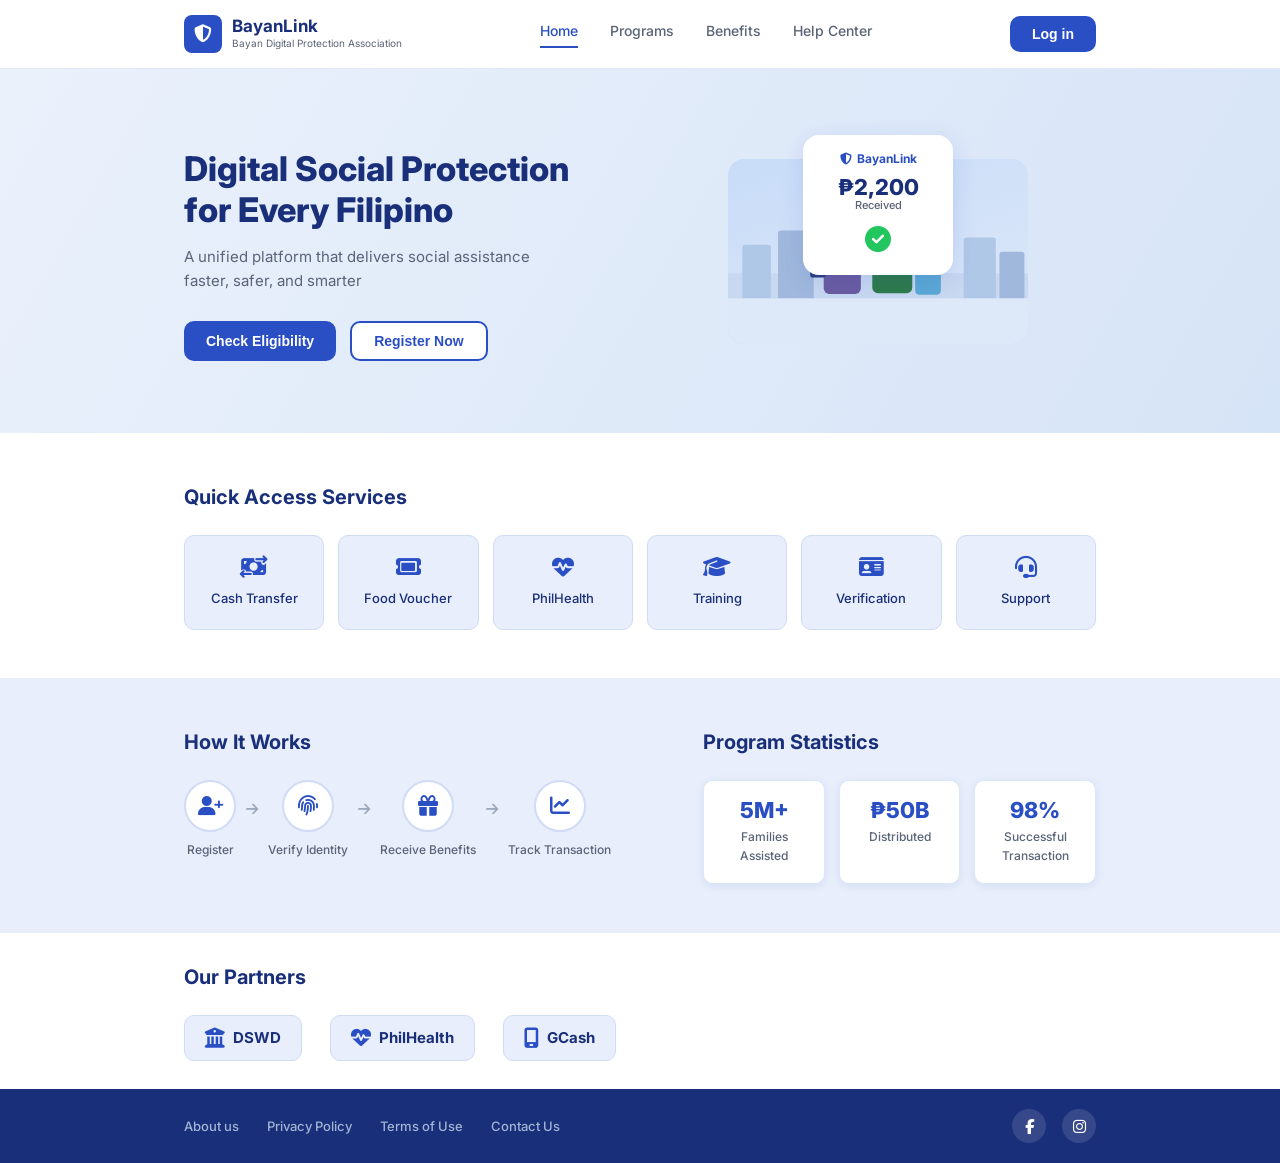
<file: index.html>
<!DOCTYPE html>
<html lang="en">
<head>
  <meta charset="UTF-8" />
  <meta name="viewport" content="width=device-width, initial-scale=1.0"/>
  <title>BayanLink – Digital Social Protection for Every Filipino</title>
  <link rel="stylesheet" href="styles.css" />
  <link rel="stylesheet" href="https://cdnjs.cloudflare.com/ajax/libs/font-awesome/6.5.0/css/all.min.css"/>
  <link href="https://fonts.googleapis.com/css2?family=Inter:wght@400;500;600;700;800&display=swap" rel="stylesheet"/>
</head>
<body>

  <header class="navbar">
    <div class="container nav-inner">
      <div class="logo">
        <div class="logo-icon"><i class="fas fa-shield-halved"></i></div>
        <div class="logo-text">
          <span class="logo-name">BayanLink</span>
          <span class="logo-sub">Bayan Digital Protection Association</span>
        </div>
      </div>
      <nav class="nav-links">
        <a href="#" class="active">Home</a>
        <a href="#">Programs</a>
        <a href="#">Benefits</a>
        <a href="#">Help Center</a>
      </nav>
      <button class="btn btn-primary">Log in</button>
    </div>
  </header>

  <section class="hero">
    <div class="container hero-inner">
      <div class="hero-text">
        <h1>Digital Social Protection<br/>for Every Filipino</h1>
        <p>A unified platform that delivers social assistance faster, safer, and smarter</p>
        <div class="hero-actions">
          <button class="btn btn-primary">Check Eligibility</button>
          <button class="btn btn-outline">Register Now</button>
        </div>
      </div>
      <div class="hero-illustration">
        <div class="hero-card-float">
          <div class="float-logo"><i class="fas fa-shield-halved"></i> BayanLink</div>
          <div class="float-amount">₱2,200 <span class="float-label">Received</span></div>
          <div class="float-badge"><i class="fas fa-circle-check"></i></div>
        </div>
        <div class="hero-family">
          <svg viewBox="0 0 420 260" xmlns="http://www.w3.org/2000/svg" class="family-svg">
            <rect x="0" y="160" width="420" height="100" fill="#c8d8f0" rx="0"/>
            <rect x="20" y="120" width="40" height="80" fill="#b0c8e8" rx="4"/>
            <rect x="70" y="100" width="50" height="100" fill="#a0b8dc" rx="4"/>
            <rect x="330" y="110" width="45" height="90" fill="#b0c8e8" rx="4"/>
            <rect x="380" y="130" width="35" height="70" fill="#a0b8dc" rx="4"/>
            <rect x="0" y="195" width="420" height="65" fill="#dde8f8" rx="0"/>
            <circle cx="230" cy="80" r="28" fill="#4a8c5c"/>
            <rect x="202" y="108" width="56" height="80" fill="#2d7a4a" rx="8"/>
            <circle cx="160" cy="85" r="26" fill="#7a6bb0"/>
            <rect x="134" y="111" width="52" height="78" fill="#6a5ba0" rx="8"/>
            <rect x="115" y="130" width="22" height="36" fill="#2a3f7e" rx="4"/>
            <rect x="118" y="133" width="16" height="28" fill="#e8f0ff" rx="2"/>
            <circle cx="280" cy="115" r="20" fill="#f5a623"/>
            <rect x="262" y="135" width="36" height="55" fill="#5ba8d4" rx="6"/>
          </svg>
        </div>
      </div>
    </div>
  </section>

  <section class="services section-pad">
    <div class="container">
      <h2 class="section-title">Quick Access Services</h2>
      <div class="services-grid">
        <a href="#" class="service-card">
          <i class="fas fa-money-bill-transfer"></i>
          <span>Cash Transfer</span>
        </a>
        <a href="#" class="service-card">
          <i class="fas fa-ticket"></i>
          <span>Food Voucher</span>
        </a>
        <a href="#" class="service-card">
          <i class="fas fa-heart-pulse"></i>
          <span>PhilHealth</span>
        </a>
        <a href="#" class="service-card">
          <i class="fas fa-graduation-cap"></i>
          <span>Training</span>
        </a>
        <a href="#" class="service-card">
          <i class="fas fa-id-card"></i>
          <span>Verification</span>
        </a>
        <a href="#" class="service-card">
          <i class="fas fa-headset"></i>
          <span>Support</span>
        </a>
      </div>
    </div>
  </section>

  <section class="how-stats section-pad">
    <div class="container how-stats-inner">
      <div class="how-it-works">
        <h2 class="section-title">How It Works</h2>
        <div class="steps-flow">
          <div class="step">
            <div class="step-icon"><i class="fas fa-user-plus"></i></div>
            <span>Register</span>
          </div>
          <div class="step-arrow"><i class="fas fa-arrow-right"></i></div>
          <div class="step">
            <div class="step-icon"><i class="fas fa-fingerprint"></i></div>
            <span>Verify Identity</span>
          </div>
          <div class="step-arrow"><i class="fas fa-arrow-right"></i></div>
          <div class="step">
            <div class="step-icon"><i class="fas fa-gift"></i></div>
            <span>Receive Benefits</span>
          </div>
          <div class="step-arrow"><i class="fas fa-arrow-right"></i></div>
          <div class="step">
            <div class="step-icon"><i class="fas fa-chart-line"></i></div>
            <span>Track Transaction</span>
          </div>
        </div>
      </div>

      <div class="program-stats">
        <h2 class="section-title stats-title">Program Statistics</h2>
        <div class="stats-cards">
          <div class="stat-card">
            <div class="stat-number">5M+</div>
            <div class="stat-label">Families Assisted</div>
          </div>
          <div class="stat-card">
            <div class="stat-number">₱50B</div>
            <div class="stat-label">Distributed</div>
          </div>
          <div class="stat-card">
            <div class="stat-number">98%</div>
            <div class="stat-label">Successful Transaction</div>
          </div>
        </div>
      </div>
    </div>
  </section>

  <section class="partners section-pad-sm">
    <div class="container">
      <h2 class="section-title">Our Partners</h2>
      <div class="partners-row">
        <div class="partner-logo">
          <i class="fas fa-building-columns"></i>
          <span>DSWD</span>
        </div>
        <div class="partner-logo">
          <i class="fas fa-heart-pulse"></i>
          <span>PhilHealth</span>
        </div>
        <div class="partner-logo">
          <i class="fas fa-mobile-screen"></i>
          <span>GCash</span>
        </div>
      </div>
    </div>
  </section>

  <footer class="footer">
    <div class="container footer-inner">
      <div class="footer-links">
        <a href="#">About us</a>
        <a href="#">Privacy Policy</a>
        <a href="#">Terms of Use</a>
        <a href="#">Contact Us</a>
      </div>
      <div class="footer-social">
        <a href="#"><i class="fab fa-facebook-f"></i></a>
        <a href="#"><i class="fab fa-instagram"></i></a>
      </div>
    </div>
  </footer>

</body>
</html>
</file>
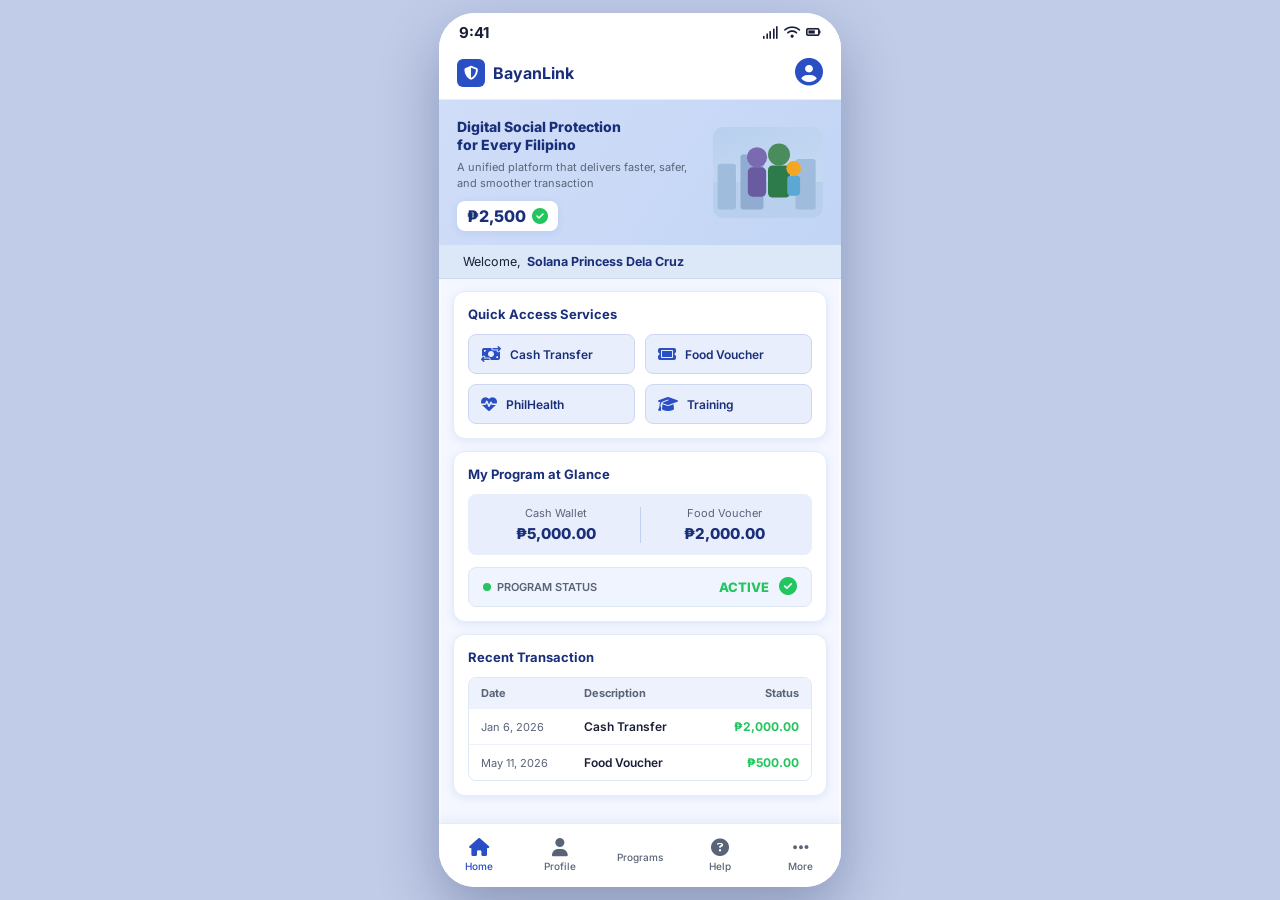
<file: mobile.html>
<!DOCTYPE html>
<html lang="en">
<head>
  <meta charset="UTF-8"/>
  <meta name="viewport" content="width=device-width, initial-scale=1.0, maximum-scale=1.0"/>
  <title>BayanLink – Dashboard</title>
  <link rel="stylesheet" href="mobile-style.css"/>
  <link rel="stylesheet" href="https://cdnjs.cloudflare.com/ajax/libs/font-awesome/6.5.0/css/all.min.css"/>
  <link href="https://fonts.googleapis.com/css2?family=Inter:wght@400;500;600;700;800&display=swap" rel="stylesheet"/>
</head>
<body>

  <div class="phone-shell">

    <!-- STATUS BAR -->
    <div class="status-bar">
      <span class="time">9:41</span>
      <div class="status-icons">
        <i class="fas fa-signal"></i>
        <i class="fas fa-wifi"></i>
        <i class="fas fa-battery-three-quarters"></i>
      </div>
    </div>

    <!-- SCROLLABLE CONTENT -->
    <main class="scroll-area">

      <!-- ── TOP HEADER ── -->
      <header class="top-header">
        <div class="header-brand">
          <div class="brand-icon"><i class="fas fa-shield-halved"></i></div>
          <span class="brand-name">BayanLink</span>
        </div>
        <button class="avatar-btn">
          <i class="fas fa-user-circle"></i>
        </button>
      </header>

      <!-- ── HERO BANNER ── -->
      <section class="hero-banner">
        <div class="hero-banner-text">
          <h2>Digital Social Protection<br/>for Every Filipino</h2>
          <p>A unified platform that delivers faster, safer, and smoother transaction</p>
          <div class="hero-badge">
            <span class="badge-amount">₱2,500</span>
            <i class="fas fa-circle-check badge-check"></i>
          </div>
        </div>
        <div class="hero-banner-illo">
          <svg viewBox="0 0 120 100" xmlns="http://www.w3.org/2000/svg">
            <rect x="0" y="60" width="120" height="40" fill="#b8d0ee" rx="0"/>
            <rect x="5"  y="40" width="20" height="50" fill="#a0bcdc" rx="3"/>
            <rect x="30" y="30" width="25" height="60" fill="#90acd0" rx="3"/>
            <rect x="90" y="35" width="22" height="55" fill="#a0bcdc" rx="3"/>
            <!-- Father -->
            <circle cx="72" cy="30" r="12" fill="#4a8c5c"/>
            <rect cx="60" cy="42" width="24" height="35" fill="#2d7a4a" rx="5" x="60" y="42"/>
            <!-- Mother -->
            <circle cx="48" cy="33" r="11" fill="#7a6bb0"/>
            <rect x="38" y="44" width="20" height="32" fill="#6a5ba0" rx="5"/>
            <!-- Child -->
            <circle cx="88" cy="45" r="8" fill="#f5a623"/>
            <rect x="81" y="53" width="14" height="22" fill="#5ba8d4" rx="4"/>
          </svg>
        </div>
      </section>

      <!-- ── WELCOME ── -->
      <div class="welcome-bar">
        <i class="fas fa-hand-wave" style="color:var(--blue-mid)"></i>
        Welcome, <strong>Solana Princess Dela Cruz</strong>
      </div>

      <!-- ── QUICK ACCESS SERVICES ── -->
      <section class="dash-section">
        <h3 class="dash-label">Quick Access Services</h3>
        <div class="quick-grid">
          <a href="#" class="quick-card">
            <i class="fas fa-money-bill-transfer"></i>
            <span>Cash Transfer</span>
          </a>
          <a href="#" class="quick-card">
            <i class="fas fa-ticket"></i>
            <span>Food Voucher</span>
          </a>
          <a href="#" class="quick-card">
            <i class="fas fa-heart-pulse"></i>
            <span>PhilHealth</span>
          </a>
          <a href="#" class="quick-card">
            <i class="fas fa-graduation-cap"></i>
            <span>Training</span>
          </a>
        </div>
      </section>

      <!-- ── MY PROGRAM AT GLANCE ── -->
      <section class="dash-section">
        <h3 class="dash-label">My Program at Glance</h3>
        <div class="program-glance">
          <div class="glance-wallets">
            <div class="wallet-item">
              <div class="wallet-lbl">Cash Wallet</div>
              <div class="wallet-amt">₱5,000.00</div>
            </div>
            <div class="wallet-divider"></div>
            <div class="wallet-item">
              <div class="wallet-lbl">Food Voucher</div>
              <div class="wallet-amt">₱2,000.00</div>
            </div>
          </div>
          <div class="program-status active">
            <span class="status-dot"></span>
            <span>PROGRAM STATUS</span>
            <strong>ACTIVE</strong>
            <i class="fas fa-circle-check status-check"></i>
          </div>
        </div>
      </section>

      <!-- ── RECENT TRANSACTIONS ── -->
      <section class="dash-section">
        <h3 class="dash-label">Recent Transaction</h3>
        <div class="txn-table">
          <div class="txn-head">
            <span>Date</span>
            <span>Description</span>
            <span class="txn-right">Status</span>
          </div>
          <div class="txn-row">
            <span class="txn-date">Jan 6, 2026</span>
            <span class="txn-desc">Cash Transfer</span>
            <span class="txn-amount success">₱2,000.00</span>
          </div>
          <div class="txn-row">
            <span class="txn-date">May 11, 2026</span>
            <span class="txn-desc">Food Voucher</span>
            <span class="txn-amount success">₱500.00</span>
          </div>
        </div>
      </section>

      <!-- spacer for bottom nav -->
      <div style="height:72px;"></div>

    </main>

    <!-- ── BOTTOM NAV ── -->
    <nav class="bottom-nav">
      <a href="#" class="nav-tab active">
        <i class="fas fa-house"></i>
        <span>Home</span>
      </a>
      <a href="#" class="nav-tab">
        <i class="fas fa-user"></i>
        <span>Profile</span>
      </a>
      <a href="#" class="nav-tab">
        <i class="fas fa-grid-2"></i>
        <span>Programs</span>
      </a>
      <a href="#" class="nav-tab">
        <i class="fas fa-circle-question"></i>
        <span>Help</span>
      </a>
      <a href="#" class="nav-tab">
        <i class="fas fa-ellipsis"></i>
        <span>More</span>
      </a>
    </nav>

  </div><!-- /phone-shell -->

</body>
</html>
</file>
<file: styles.css>
*, *::before, *::after { box-sizing: border-box; margin: 0; padding: 0; }

:root {
  --blue-dark:  #1a2f7a;
  --blue-mid:   #2a4fc4;
  --blue-light: #5b8dee;
  --blue-pale:  #e8eefb;
  --blue-hero:  #d6e4f7;
  --white:      #ffffff;
  --text-main:  #1a1f36;
  --text-sub:   #5a6478;
  --radius-md:  10px;
  --radius-lg:  16px;
  --shadow-sm:  0 2px 8px rgba(42,79,196,0.10);
  --shadow-md:  0 6px 24px rgba(42,79,196,0.14);
}

body {
  font-family: 'Inter', sans-serif;
  color: var(--text-main);
  background: var(--white);
  font-size: 15px;
  line-height: 1.6;
}

a { text-decoration: none; color: inherit; }

.container {
  max-width: 960px;
  margin: 0 auto;
  padding: 0 24px;
}

.btn {
  display: inline-flex;
  align-items: center;
  gap: 8px;
  padding: 10px 22px;
  border-radius: var(--radius-md);
  font-size: 14px;
  font-weight: 600;
  cursor: pointer;
  border: none;
  transition: all 0.18s ease;
}
.btn-primary {
  background: var(--blue-mid);
  color: var(--white);
}
.btn-primary:hover { background: #1f3da8; transform: translateY(-1px); box-shadow: var(--shadow-sm); }
.btn-outline {
  background: var(--white);
  color: var(--blue-mid);
  border: 2px solid var(--blue-mid);
}
.btn-outline:hover { background: var(--blue-pale); }

.navbar {
  background: var(--white);
  border-bottom: 1px solid #e2e8f4;
  position: sticky;
  top: 0;
  z-index: 100;
  padding: 0;
}
.nav-inner {
  display: flex;
  align-items: center;
  justify-content: space-between;
  height: 68px;
}
.logo {
  display: flex;
  align-items: center;
  gap: 10px;
}
.logo-icon {
  width: 38px;
  height: 38px;
  background: var(--blue-mid);
  border-radius: 8px;
  display: flex;
  align-items: center;
  justify-content: center;
  color: var(--white);
  font-size: 18px;
}
.logo-name {
  display: block;
  font-size: 17px;
  font-weight: 700;
  color: var(--blue-dark);
  line-height: 1.1;
}
.logo-sub {
  display: block;
  font-size: 10px;
  color: var(--text-sub);
}
.nav-links {
  display: flex;
  gap: 32px;
}
.nav-links a {
  font-size: 14px;
  font-weight: 500;
  color: var(--text-sub);
  padding-bottom: 4px;
  transition: color 0.15s;
}
.nav-links a.active,
.nav-links a:hover {
  color: var(--blue-mid);
  border-bottom: 2px solid var(--blue-mid);
}

.hero {
  background: linear-gradient(120deg, #eaf1fb 0%, var(--blue-hero) 100%);
  padding: 56px 0 48px;
  overflow: hidden;
}
.hero-inner {
  display: flex;
  align-items: center;
  gap: 40px;
}
.hero-text {
  flex: 1;
  min-width: 0;
}
.hero-text h1 {
  font-size: 34px;
  font-weight: 800;
  color: var(--blue-dark);
  line-height: 1.2;
  margin-bottom: 14px;
}
.hero-text p {
  font-size: 15px;
  color: var(--text-sub);
  max-width: 360px;
  margin-bottom: 28px;
}
.hero-actions {
  display: flex;
  gap: 14px;
}
.hero-illustration {
  flex: 1;
  position: relative;
  display: flex;
  align-items: center;
  justify-content: center;
  min-height: 260px;
}
.hero-card-float {
  position: absolute;
  top: 10px;
  left: 50%;
  transform: translateX(-50%);
  background: var(--white);
  border-radius: var(--radius-lg);
  padding: 14px 20px;
  box-shadow: var(--shadow-md);
  z-index: 2;
  min-width: 150px;
  text-align: center;
}
.float-logo {
  font-size: 12px;
  font-weight: 700;
  color: var(--blue-mid);
  margin-bottom: 8px;
  display: flex;
  align-items: center;
  justify-content: center;
  gap: 5px;
}
.float-amount {
  font-size: 22px;
  font-weight: 800;
  color: var(--blue-dark);
  line-height: 1;
}
.float-label {
  font-size: 11px;
  font-weight: 500;
  color: var(--text-sub);
  display: block;
  margin-top: 2px;
}
.float-badge {
  margin-top: 8px;
  font-size: 26px;
  color: #22c55e;
}
.family-svg {
  width: 100%;
  max-width: 420px;
  border-radius: var(--radius-lg);
  background: linear-gradient(160deg, #c8dcf8 0%, #dde8f8 100%);
}

.section-pad     { padding: 48px 0; }
.section-pad-sm  { padding: 28px 0; }
.section-title {
  font-size: 20px;
  font-weight: 700;
  color: var(--blue-dark);
  margin-bottom: 22px;
}

.services { background: var(--white); }
.services-grid {
  display: grid;
  grid-template-columns: repeat(6, 1fr);
  gap: 14px;
}
.service-card {
  display: flex;
  flex-direction: column;
  align-items: center;
  gap: 10px;
  background: var(--blue-pale);
  border: 1.5px solid #d0dcf5;
  border-radius: var(--radius-md);
  padding: 20px 12px;
  font-size: 13px;
  font-weight: 500;
  color: var(--blue-dark);
  transition: all 0.18s ease;
  cursor: pointer;
  text-align: center;
}
.service-card i {
  font-size: 22px;
  color: var(--blue-mid);
}
.service-card:hover {
  background: var(--blue-mid);
  color: var(--white);
  border-color: var(--blue-mid);
  transform: translateY(-3px);
  box-shadow: var(--shadow-md);
}
.service-card:hover i { color: var(--white); }

.how-stats { background: var(--blue-pale); }
.how-stats-inner {
  display: flex;
  gap: 48px;
  align-items: flex-start;
}
.how-it-works { flex: 1.2; }
.program-stats { flex: 1; }

.steps-flow {
  display: flex;
  align-items: center;
  gap: 10px;
  flex-wrap: wrap;
}
.step {
  display: flex;
  flex-direction: column;
  align-items: center;
  gap: 8px;
  font-size: 12px;
  font-weight: 500;
  color: var(--text-sub);
  text-align: center;
}
.step-icon {
  width: 52px;
  height: 52px;
  border-radius: 50%;
  background: var(--white);
  border: 2px solid #d0dcf5;
  display: flex;
  align-items: center;
  justify-content: center;
  font-size: 20px;
  color: var(--blue-mid);
}
.step-arrow {
  color: #9aa8c0;
  font-size: 14px;
  margin-bottom: 20px;
}

.stats-title { margin-top: 0; }
.stats-cards {
  display: flex;
  gap: 14px;
}
.stat-card {
  flex: 1;
  background: var(--white);
  border-radius: var(--radius-md);
  padding: 18px 14px;
  text-align: center;
  box-shadow: var(--shadow-sm);
  border: 1px solid #dde8f5;
}
.stat-number {
  font-size: 22px;
  font-weight: 800;
  color: var(--blue-mid);
  line-height: 1;
  margin-bottom: 6px;
}
.stat-label {
  font-size: 12px;
  color: var(--text-sub);
  font-weight: 500;
}

.partners { background: var(--white); border-top: 1px solid #e8eef8; }
.partners-row {
  display: flex;
  gap: 28px;
  align-items: center;
}
.partner-logo {
  display: flex;
  align-items: center;
  gap: 8px;
  font-size: 15px;
  font-weight: 700;
  color: var(--blue-dark);
  background: var(--blue-pale);
  border: 1.5px solid #d0dcf5;
  border-radius: var(--radius-md);
  padding: 10px 20px;
}
.partner-logo i {
  font-size: 20px;
  color: var(--blue-mid);
}

.footer {
  background: var(--blue-dark);
  padding: 20px 0;
}
.footer-inner {
  display: flex;
  align-items: center;
  justify-content: space-between;
}
.footer-links {
  display: flex;
  gap: 28px;
}
.footer-links a {
  font-size: 13px;
  color: #a0b4d4;
  font-weight: 500;
  transition: color 0.15s;
}
.footer-links a:hover { color: var(--white); }
.footer-social {
  display: flex;
  gap: 16px;
}
.footer-social a {
  width: 34px;
  height: 34px;
  border-radius: 50%;
  background: rgba(255,255,255,0.12);
  display: flex;
  align-items: center;
  justify-content: center;
  color: var(--white);
  font-size: 15px;
  transition: background 0.15s;
}
.footer-social a:hover { background: rgba(255,255,255,0.25); }
</file>
<file: mobile-style.css>
*, *::before, *::after { box-sizing: border-box; margin: 0; padding: 0; }

:root {
  --blue-dark:  #1a2f7a;
  --blue-mid:   #2a4fc4;
  --blue-light: #5b8dee;
  --blue-pale:  #e8eefb;
  --white:      #ffffff;
  --text-main:  #1a1f36;
  --text-sub:   #5a6478;
  --green:      #22c55e;
  --radius-sm:  8px;
  --radius-md:  12px;
  --radius-lg:  18px;
  --shadow-sm:  0 2px 8px rgba(42,79,196,0.10);
}

html, body {
  height: 100%;
  background: #c0cce8;
  display: flex;
  align-items: center;
  justify-content: center;
  font-family: 'Inter', sans-serif;
}


.phone-shell {
  width: 402px;
  height: 874px;
  border-radius: 36px;
  background: #f4f7ff;
  box-shadow: 0 24px 60px rgba(20,30,80,0.30), inset 0 0 0 2px rgba(255,255,255,0.6);
  overflow: hidden;
  display: flex;
  flex-direction: column;
  position: relative;
}


@media (max-width: 440px) {
  html, body {
    background: #f4f7ff;
    display: block;
  }
  .phone-shell {
    width: 100%;
    height: 100dvh;
    border-radius: 0;
    box-shadow: none;
  }
}


.status-bar {
  display: flex;
  align-items: center;
  justify-content: space-between;
  padding: 10px 20px 6px;
  background: var(--white);
}
.time {
  font-size: 15px;
  font-weight: 700;
  color: var(--text-main);
}
.status-icons {
  display: flex;
  gap: 6px;
  font-size: 13px;
  color: var(--text-main);
}


.scroll-area {
  flex: 1;
  overflow-y: auto;
  overscroll-behavior: contain;
  scrollbar-width: none;
}
.scroll-area::-webkit-scrollbar { display: none; }


.top-header {
  display: flex;
  align-items: center;
  justify-content: space-between;
  background: var(--white);
  padding: 10px 18px 12px;
  border-bottom: 1px solid #e8eef8;
}
.header-brand {
  display: flex;
  align-items: center;
  gap: 8px;
}
.brand-icon {
  width: 28px;
  height: 28px;
  background: var(--blue-mid);
  border-radius: 6px;
  display: flex;
  align-items: center;
  justify-content: center;
  color: var(--white);
  font-size: 14px;
}
.brand-name {
  font-size: 16px;
  font-weight: 700;
  color: var(--blue-dark);
}
.avatar-btn {
  background: none;
  border: none;
  font-size: 28px;
  color: var(--blue-mid);
  cursor: pointer;
  line-height: 1;
}


.hero-banner {
  background: linear-gradient(125deg, #d0ddf8 0%, #c2d5f5 100%);
  padding: 18px 18px 14px;
  display: flex;
  align-items: center;
  gap: 10px;
  min-height: 130px;
}
.hero-banner-text {
  flex: 1;
}
.hero-banner-text h2 {
  font-size: 14px;
  font-weight: 800;
  color: var(--blue-dark);
  line-height: 1.3;
  margin-bottom: 6px;
}
.hero-banner-text p {
  font-size: 11px;
  color: var(--text-sub);
  line-height: 1.4;
  margin-bottom: 10px;
}
.hero-badge {
  display: inline-flex;
  align-items: center;
  gap: 6px;
  background: var(--white);
  border-radius: 8px;
  padding: 5px 10px;
  box-shadow: var(--shadow-sm);
}
.badge-amount {
  font-size: 16px;
  font-weight: 800;
  color: var(--blue-dark);
}
.badge-check {
  font-size: 16px;
  color: var(--green);
}
.hero-banner-illo {
  width: 110px;
  flex-shrink: 0;
}
.hero-banner-illo svg {
  width: 100%;
  height: auto;
  border-radius: 10px;
  background: linear-gradient(160deg, #b8d0ee 0%, #ccddf5 100%);
}


.welcome-bar {
  background: #dce8f8;
  font-size: 12.5px;
  color: var(--text-main);
  padding: 9px 18px;
  display: flex;
  align-items: center;
  gap: 6px;
  border-bottom: 1px solid #c8d8f0;
}
.welcome-bar strong {
  font-weight: 700;
  color: var(--blue-dark);
}


.dash-section {
  background: var(--white);
  margin: 12px 14px 0;
  border-radius: var(--radius-md);
  padding: 14px;
  box-shadow: var(--shadow-sm);
  border: 1px solid #e4ecf8;
}
.dash-label {
  font-size: 13px;
  font-weight: 700;
  color: var(--blue-dark);
  margin-bottom: 12px;
}


.quick-grid {
  display: grid;
  grid-template-columns: repeat(2, 1fr);
  gap: 10px;
}
.quick-card {
  display: flex;
  align-items: center;
  gap: 9px;
  background: var(--blue-pale);
  border: 1.5px solid #ccd8f2;
  border-radius: var(--radius-sm);
  padding: 11px 12px;
  font-size: 12px;
  font-weight: 600;
  color: var(--blue-dark);
  text-decoration: none;
  transition: background 0.15s;
}
.quick-card i {
  font-size: 16px;
  color: var(--blue-mid);
  flex-shrink: 0;
}
.quick-card:active { background: #d4e0f8; }

.program-glance {
  display: flex;
  flex-direction: column;
  gap: 12px;
}
.glance-wallets {
  display: flex;
  align-items: center;
  background: var(--blue-pale);
  border-radius: var(--radius-sm);
  padding: 12px 16px;
  gap: 0;
}
.wallet-item {
  flex: 1;
  text-align: center;
}
.wallet-lbl {
  font-size: 11px;
  color: var(--text-sub);
  margin-bottom: 4px;
}
.wallet-amt {
  font-size: 15px;
  font-weight: 800;
  color: var(--blue-dark);
}
.wallet-divider {
  width: 1px;
  height: 36px;
  background: #c0d0ee;
  margin: 0 12px;
}
.program-status {
  display: flex;
  align-items: center;
  gap: 6px;
  font-size: 11px;
  font-weight: 600;
  color: var(--text-sub);
  background: #f0f4ff;
  border-radius: var(--radius-sm);
  padding: 10px 14px;
  border: 1px solid #dde8f5;
}
.program-status strong {
  color: var(--green);
  font-size: 13px;
  font-weight: 800;
  margin-left: auto;
}
.status-dot {
  width: 8px;
  height: 8px;
  border-radius: 50%;
  background: var(--green);
  flex-shrink: 0;
}
.status-check {
  font-size: 18px;
  color: var(--green);
  margin-left: 4px;
}

.txn-table {
  display: flex;
  flex-direction: column;
  gap: 0;
  border-radius: var(--radius-sm);
  overflow: hidden;
  border: 1px solid #dde8f5;
}
.txn-head {
  display: grid;
  grid-template-columns: 95px 1fr auto;
  background: #edf2fc;
  padding: 8px 12px;
  font-size: 11px;
  font-weight: 700;
  color: var(--text-sub);
  gap: 8px;
}
.txn-row {
  display: grid;
  grid-template-columns: 95px 1fr auto;
  padding: 10px 12px;
  font-size: 12px;
  border-top: 1px solid #edf2fc;
  align-items: center;
  gap: 8px;
  background: var(--white);
}
.txn-row:hover { background: #f8faff; }
.txn-right { text-align: right; }
.txn-date { color: var(--text-sub); font-size: 11px; }
.txn-desc { font-weight: 600; color: var(--text-main); }
.txn-amount {
  text-align: right;
  font-weight: 700;
  font-size: 12px;
}
.txn-amount.success { color: var(--green); }

.bottom-nav {
  height: 64px;
  background: var(--white);
  border-top: 1px solid #e4ecf8;
  display: flex;
  align-items: stretch;
  flex-shrink: 0;
  box-shadow: 0 -2px 12px rgba(42,79,196,0.08);
}
.nav-tab {
  flex: 1;
  display: flex;
  flex-direction: column;
  align-items: center;
  justify-content: center;
  gap: 3px;
  text-decoration: none;
  color: var(--text-sub);
  font-size: 10px;
  font-weight: 500;
  transition: color 0.15s;
}
.nav-tab i {
  font-size: 18px;
}
.nav-tab.active {
  color: var(--blue-mid);
}
.nav-tab.active i {
  color: var(--blue-mid);
}
.nav-tab:active { color: var(--blue-dark); }
</file>
